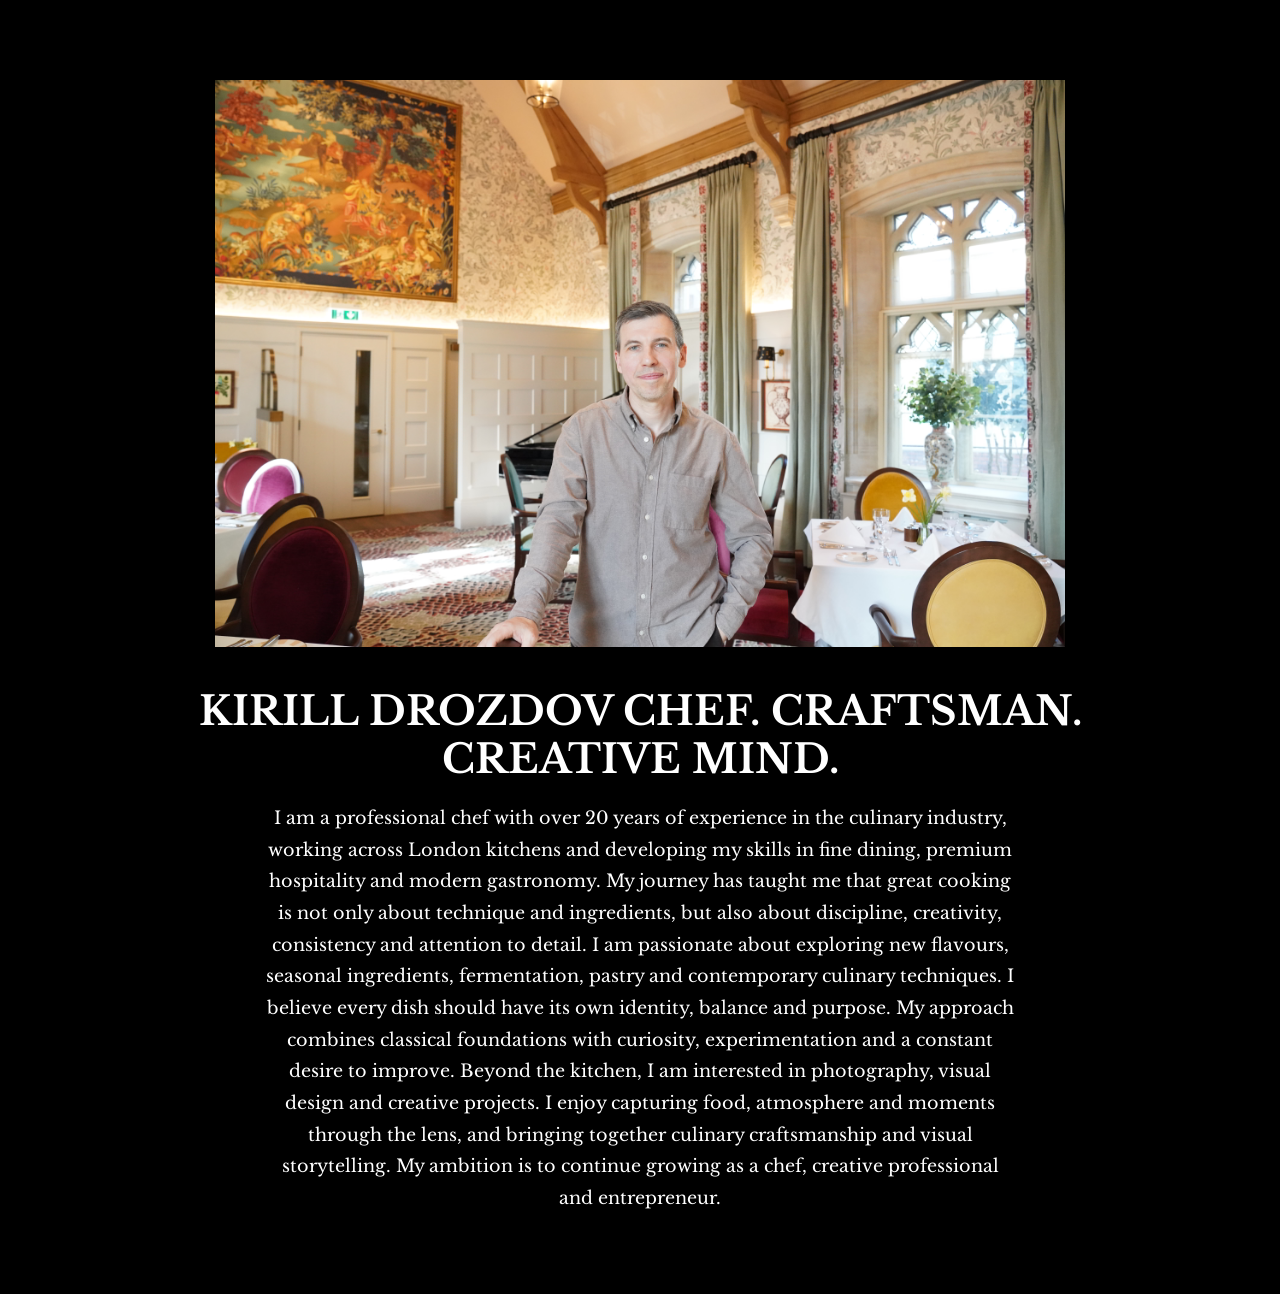
<file: index.html>
<!-- 
  TODO: Create a motivational post website.
Style it how ever you like. 
Look at the goal image for inspiration.
But it must have the following features:
1. The main h1 text should be using the Regular Libre Baskerville Font from Google Fonts:
  https://fonts.google.com/specimen/Libre+Baskerville
2. The text should be white and background black.
3. Add your own image into the images folder inside assets. It should have a 5px white border.
4. The text should be center aligned.
5. Create a div to contain the h1, p and img elements. Adjust the margins so that the image and text are centered on the page. 
  Hint: You horizontally center a div by giving it a width of 50% and a margin-left of 25%.
  Hint: Set the image to have a width of 100% so it fills the div. 
6. Read about the text-transform property on MDN docs to make the h1 uppercase with CSS.
  https://developer.mozilla.org/en-US/docs/Web/CSS/text-transform 
-->
<!DOCTYPE html>
<html lang="en">

<head>
  <meta charset="UTF-8">
  <title>Kirill Drozdov | Portfolio</title>
  <link rel="stylesheet" href="./style.css" />
  <link rel="preconnect" href="https://fonts.googleapis.com">
  <link rel="preconnect" href="https://fonts.gstatic.com" crossorigin>
  <link href="https://fonts.googleapis.com/css2?family=Libre+Baskerville&display=swap" rel="stylesheet">
</head>

<body>

  <div class="poster">
    <div class="photo-container">

      <img class="motivation-img"
     src="./solution/assets/images/DSC02123.JPG"
     alt="My photo">
    
    </div>
    <h1>KIRILL DROZDOV

      CHEF. CRAFTSMAN. CREATIVE MIND.</h1>
    <p>I am a professional chef with over 20 years of experience in the culinary industry, working across London kitchens and developing my skills in fine dining, premium hospitality and modern gastronomy. My journey has taught me that great cooking is not only about technique and ingredients, but also about discipline, creativity, consistency and attention to detail.

      I am passionate about exploring new flavours, seasonal ingredients, fermentation, pastry and contemporary culinary techniques. I believe every dish should have its own identity, balance and purpose. My approach combines classical foundations with curiosity, experimentation and a constant desire to improve.
      
      Beyond the kitchen, I am interested in photography, visual design and creative projects. I enjoy capturing food, atmosphere and moments through the lens, and bringing together culinary craftsmanship and visual storytelling. My ambition is to continue growing as a chef, creative professional and entrepreneur.</p>
  </div>
</body>

</html>
</file>
<file: style.css>
body {
  background-color: black;
  color: white;
  margin: 0;
}

.poster {
  width: 80%;
  max-width: 900px;
  margin: 80px auto;
  text-align: center;
  font-family: "Libre Baskerville", serif;
}

.photo-container {
  width: 100%;
  max-width: 850px;
  margin: 0 auto 40px;
  overflow: hidden;
}

.motivation-img {
  width: 100%;
  height: auto;
  display: block;
}

h1 {
  text-transform: uppercase;
  font-size: 2.5rem;
  line-height: 1.2;
  margin-bottom: 20px;
}

h2 {
  font-size: 1.3rem;
  letter-spacing: 3px;
  margin-bottom: 35px;
}

p {
  font-size: 1.1rem;
  line-height: 1.8;
  max-width: 750px;
  margin: 20px auto;
}
</file>
